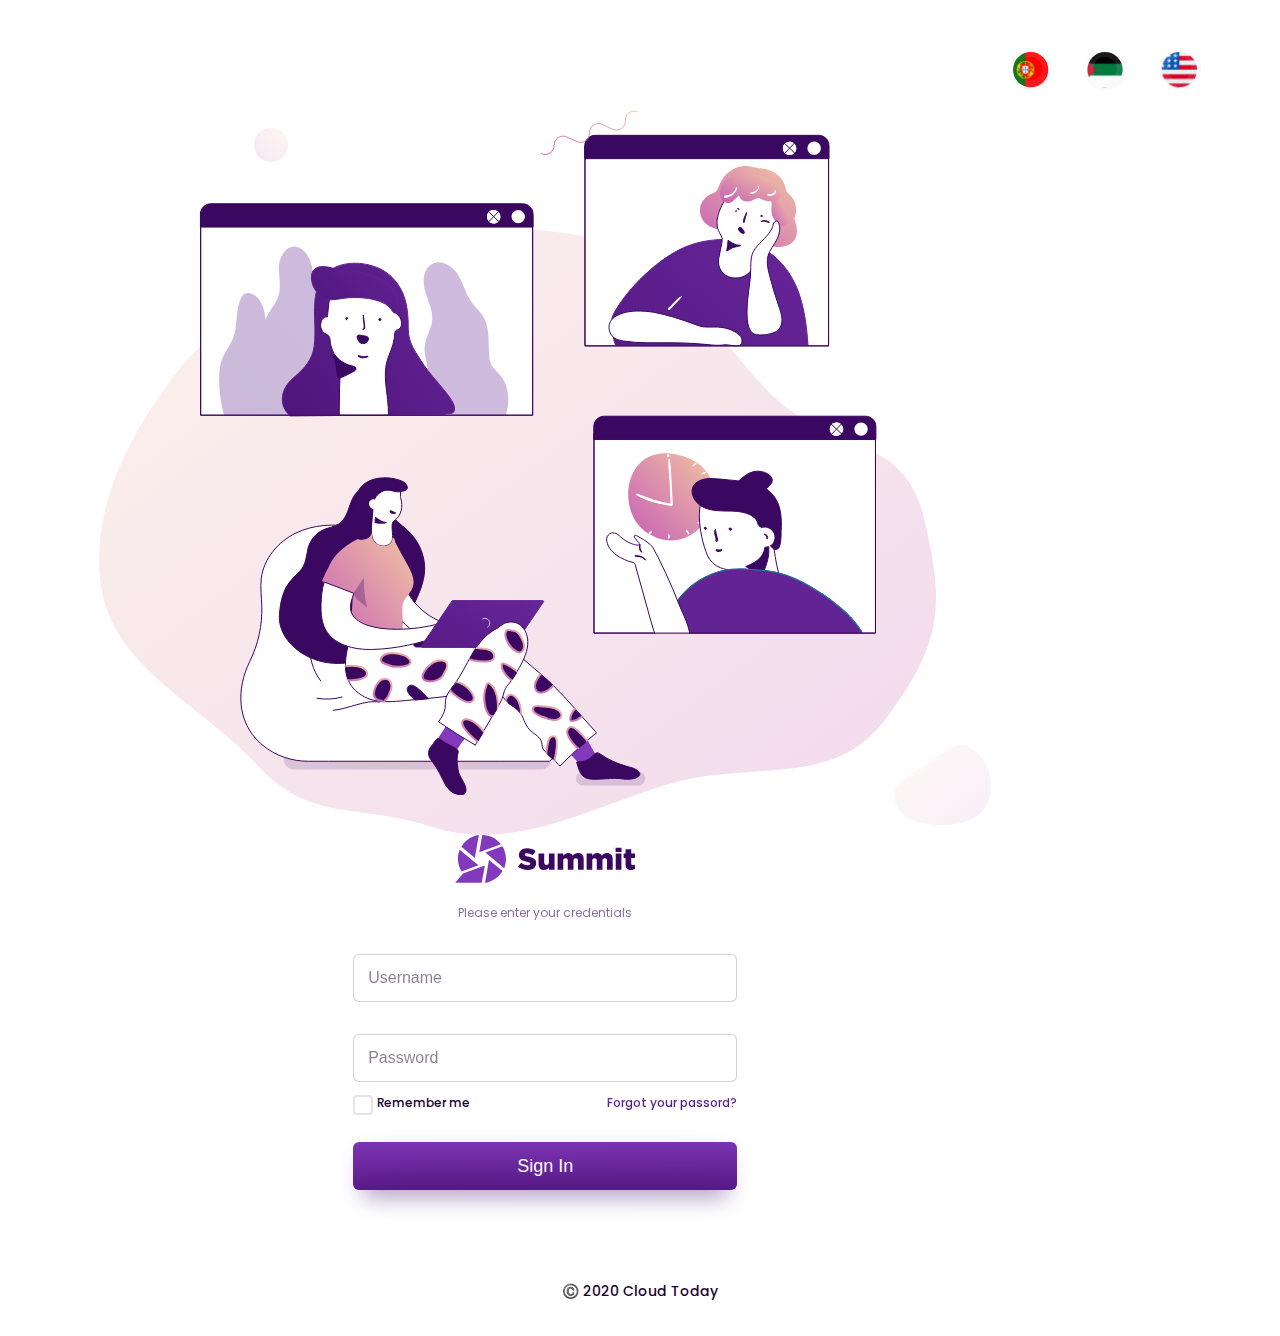
<file: index.html>
<!DOCTYPE html>
<html lang="en">
<head>
	<meta charset="UTF-8">
	<meta name="viewport" content="width=device-width, initial-scale=1.0">
	<meta http-equiv="X-UA-Compatible" content="ie=edge">
	<title>Summit</title>
	<link href="https://fonts.googleapis.com/css2?family=Poppins:wght@400;500;600&display=swap" rel="stylesheet">
	<link rel="stylesheet" href="https://stackpath.bootstrapcdn.com/bootstrap/4.5.0/css/bootstrap.min.css" integrity="sha384-9aIt2nRpC12Uk9gS9baDl411NQApFmC26EwAOH8WgZl5MYYxFfc+NcPb1dKGj7Sk" crossorigin="anonymous">
	<link rel="stylesheet" href="css/style.min.css">
</head>
<body>

<!-- ----------start login header--------- -->
<div class="login__header">
	<ul>
		<li>
			<a href="#">
				<img src="img/lang1.svg" alt="">
			</a>
		</li>
		<li>
			<a href="#">
				<img src="img/lang2.svg" alt="">
			</a>
		</li>
		<li>
			<a href="#">
				<img src="img/lang3.svg" alt="">
			</a>
		</li>
	</ul>
</div>
<!-- ---------------end login header-------------- -->

<!-- ------------------start login content--------------- -->
<div class="login__content">
	<div class="container-fluid">
		<div class="row">
			<div class="col-lg-7">
				<img src="img/login-img.svg" alt="" class="login-image">
			</div>
			<div class="col-lg-5">
				<div class="login__form-wrapper">
					<div class="login__form-header">
						<div class="login__logo">
						<a href="">
							<img src="img/logo.svg" alt="">
						</a>
					</div>
					<div class="login__form-text">
						Please enter your credentials
					</div>
					</div>
					<form action="" class="login__form">
						<div class="input-group">
						<input type="text" placeholder="Username" id="username">
							<label for="username">
								Username
							</label>								
						</div>
						<div class="input-group">
							<input type="password" placeholder="Password" id="password">
								<label for="password">
								Password
							</label>
							
							
							
						</div>
						<div class="login__form-footer">
							<div class="check-box__wrapper">
							
								<input type="checkbox" class="checkbox" id="checkbox" />
<label for="checkbox" class="checkbox-label"></label>
<label for="checkbox" class="checkbox-text-label">Remember me</label>
</div>
							<a href="" class="forgot-password">
								Forgot your passord?
							</a>
						</div>
						<button type="submit" class="button">
							<div>Sign In</div></button>
					
					</form>
					
				</div>
			</div>
		</div>
	</div>
</div>

<!-- --------------------end login content----------------- -->

<!-- -------------start copy------------- -->
<div class="copy">
	©️ 2020 Cloud Today
</div>

<!-- ---------------end copy--------------- -->
	<script src="https://ajax.googleapis.com/ajax/libs/jquery/3.4.1/jquery.min.js"></script>	
	<script src="js/libs.min.js"></script>
	<script src="js/main.js"></script>
</body>
</html>
</file>
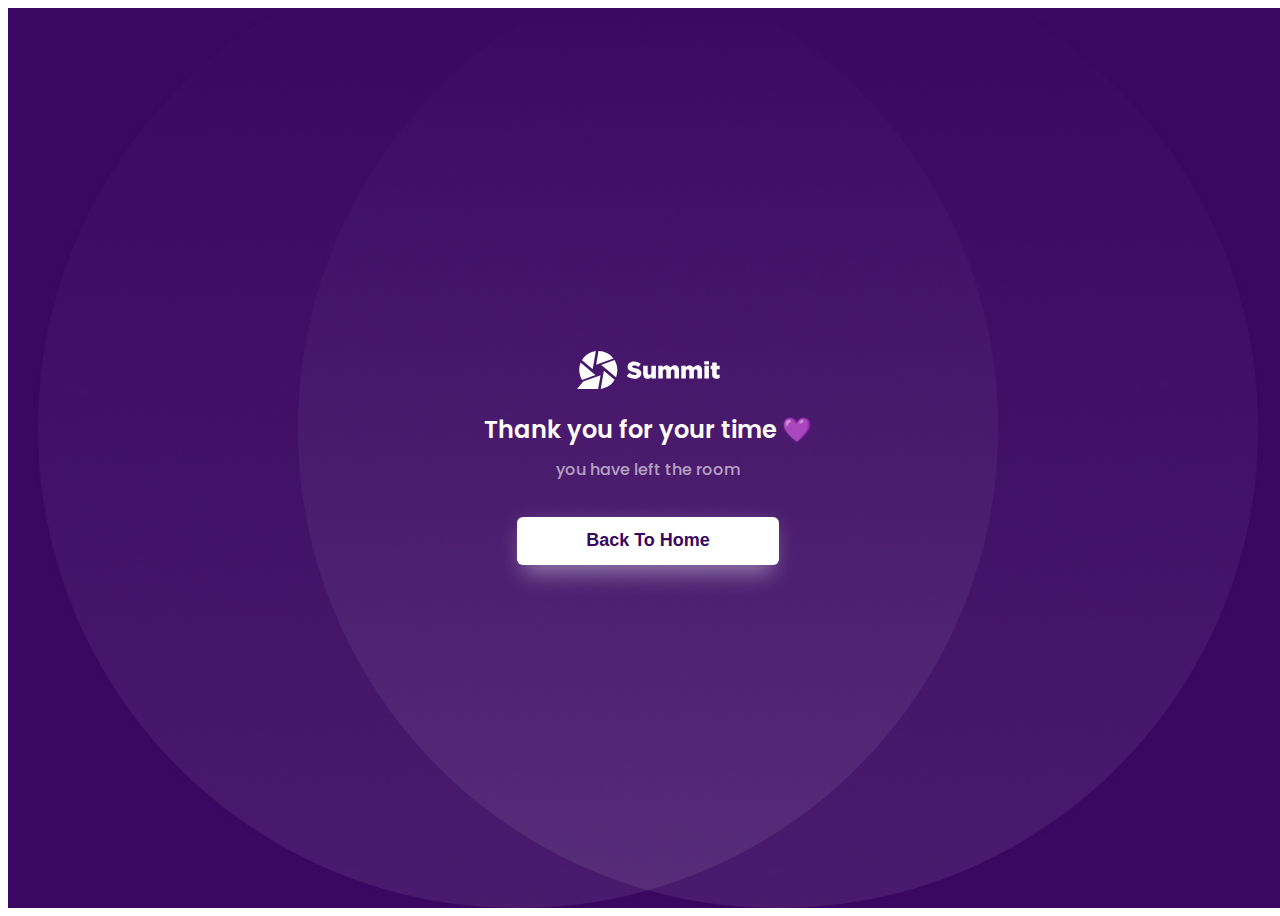
<file: thank-you.html>
<!DOCTYPE html>
<html lang="en">
<head>
	<meta charset="UTF-8">
	<meta name="viewport" content="width=device-width, initial-scale=1.0">
	<meta http-equiv="X-UA-Compatible" content="ie=edge">
	<title>Summit</title>
	<link href="https://fonts.googleapis.com/css2?family=Poppins:wght@400;500;600&display=swap" rel="stylesheet">
	<link rel="stylesheet" href="https://stackpath.bootstrapcdn.com/bootstrap/4.5.0/css/bootstrap.min.css" integrity="sha384-9aIt2nRpC12Uk9gS9baDl411NQApFmC26EwAOH8WgZl5MYYxFfc+NcPb1dKGj7Sk" crossorigin="anonymous">
	<link rel="stylesheet" href="css/style.min.css">
</head>
<body>

<!-- ------------start thank you page-------------- -->
<section class="thank-page">
	<div class="thank__content">
		<div class="thank__logo">
			<a href="">
				<img src="img/logo-white.svg" alt="">
			</a></div>
			<h1>Thank you for your time 💜</h1>
			<div class="thank__text">
				you have left the room
			</div>
			<button class="button button--white">
				<a href="index.html">Back To Home</a>
			</button>
		
	</div>
</section>
<!-- ------------end thank you page-------------- -->

	<script src="https://ajax.googleapis.com/ajax/libs/jquery/3.4.1/jquery.min.js"></script>	
	<script src="js/libs.min.js"></script>
	<script src="js/main.js"></script>
</body>
</html>
</file>
<file: css/style.min.css>
body{font-family:"Poppins",sans-serif;font-weight:500;font-size:14px;color:#1C0230}ul{list-style:none;padding-left:0;margin-bottom:0}label{margin-bottom:0}button,button:focus{outline:none}h1{color:#3A0761;font-size:24px;font-weight:600;margin-bottom:0}h2{font-size:18px;font-weight:500;margin-bottom:6px}h3{font-size:16px}input[type="text"],input[type="password"],input[type="email"],input[type="number"]{border:1px solid rgba(58,7,97,0.2);-webkit-box-sizing:border-box;box-sizing:border-box;border-radius:6px;height:48px;padding-left:14px;font-size:16px;font-weight:500;color:#1C0230}input[type="text"]::-webkit-input-placeholder,input[type="password"]::-webkit-input-placeholder,input[type="email"]::-webkit-input-placeholder,input[type="number"]::-webkit-input-placeholder{color:#1C0230;opacity:0.5;font-weight:400}input[type="text"]::-moz-placeholder,input[type="password"]::-moz-placeholder,input[type="email"]::-moz-placeholder,input[type="number"]::-moz-placeholder{color:#1C0230;opacity:0.5;font-weight:400}input[type="text"]:-ms-input-placeholder,input[type="password"]:-ms-input-placeholder,input[type="email"]:-ms-input-placeholder,input[type="number"]:-ms-input-placeholder{color:#1C0230;opacity:0.5;font-weight:400}input[type="text"]::-ms-input-placeholder,input[type="password"]::-ms-input-placeholder,input[type="email"]::-ms-input-placeholder,input[type="number"]::-ms-input-placeholder{color:#1C0230;opacity:0.5;font-weight:400}input[type="text"]::placeholder,input[type="password"]::placeholder,input[type="email"]::placeholder,input[type="number"]::placeholder{color:#1C0230;opacity:0.5;font-weight:400}.input-group{position:relative}.input-group label{position:absolute;left:14px;-webkit-transform:translateY(-50%);-ms-transform:translateY(-50%);transform:translateY(-50%);padding-left:5px;padding-right:5px;background:#fff;color:#5a1d89;margin-bottom:0;font-size:12px;display:none}.input-group input:focus ~ label,.input-group label:active{display:block}.input-group--namber label{color:rgba(90,29,137,0.3);display:block}.input-group--namber input:focus ~ label,.input-group--namber label:active{color:#5a1d89}input[type=number]::-webkit-inner-spin-button,input[type=number]::-webkit-outer-spin-button{-webkit-appearance:none;-moz-appearance:none;appearance:none;margin:0}input[type=number]{-moz-appearance:textfield}.input-group--namber{position:relative}.input-group--namber svg{fill:rgba(28,2,48,0.4)}.quantity-arrow-plus{position:absolute;top:8px;right:8px;cursor:pointer}.quantity-arrow-minus{position:absolute;bottom:8px;right:8px;cursor:pointer}.quantity-arrow-minus:hover svg,.quantity-arrow-plus:hover svg{fill:#1c0230}input[type="text"]:focus,input[type="password"]:focus,input[type="email"]:focus,input[type="number"]:focus{border:1px solid #5e208e;outline:none}input[type="text"]:focus::-webkit-input-placeholder,input[type="password"]:focus::-webkit-input-placeholder,input[type="email"]:focus::-webkit-input-placeholder,input[type="number"]:focus::-webkit-input-placeholder{opacity:0}input[type="text"]:focus::-moz-placeholder,input[type="password"]:focus::-moz-placeholder,input[type="email"]:focus::-moz-placeholder,input[type="number"]:focus::-moz-placeholder{opacity:0}input[type="text"]:focus:-ms-input-placeholder,input[type="password"]:focus:-ms-input-placeholder,input[type="email"]:focus:-ms-input-placeholder,input[type="number"]:focus:-ms-input-placeholder{opacity:0}input[type="text"]:focus::-ms-input-placeholder,input[type="password"]:focus::-ms-input-placeholder,input[type="email"]:focus::-ms-input-placeholder,input[type="number"]:focus::-ms-input-placeholder{opacity:0}input[type="text"]:focus::placeholder,input[type="password"]:focus::placeholder,input[type="email"]:focus::placeholder,input[type="number"]:focus::placeholder{opacity:0}.login__form input[type="checkbox"]{width:16px}.checkbox{position:absolute;z-index:-1;opacity:0}.checkbox+.checkbox-label{cursor:pointer;position:relative;height:16px;width:16px}.checkbox+.checkbox-label:before{content:'';position:absolute;top:0px;left:0;width:16px;height:16px;border-radius:4px;background:#fff;border:2px solid rgba(91,71,105,0.15);-webkit-transition:.2s;-o-transition:.2s;transition:.2s}.checkbox+.checkbox-label:after{content:url("../img/check-white.svg");position:absolute;top:50%;left:50%;-webkit-transform:translate(-50%, -50%);-ms-transform:translate(-50%, -50%);transform:translate(-50%, -50%);display:none}.checkbox:checked+.checkbox-label:before{background:-o-linear-gradient(271.33deg, #8339BC -10.06%, #3A0761 106.57%);background:linear-gradient(178.67deg, #8339BC -10.06%, #3A0761 106.57%);border:1px solid #5e208e}.checkbox:checked+.checkbox-label:after{display:block}.check-box__wrapper{display:-webkit-box;display:-ms-flexbox;display:flex;-webkit-box-align:center;-ms-flex-align:center;align-items:center}.checkbox-text-label{font-weight:500;font-size:12px;margin-left:8px}.button{height:41px;border:none;background:-o-linear-gradient(270.17deg, #8339BC -10.06%, #3A0761 106.57%);background:linear-gradient(179.83deg, #8339BC -10.06%, #3A0761 106.57%);border-radius:6px;background-size:100% 81px;position:relative;color:#fff;cursor:pointer;font-weight:500;display:-webkit-box;display:-ms-flexbox;display:flex;-webkit-box-pack:center;-ms-flex-pack:center;justify-content:center;-webkit-box-align:center;-ms-flex-align:center;align-items:center;-webkit-transition:all 1s;-o-transition:all 1s;transition:all 1s}.button a{position:relative;color:#fff;text-decoration:none}.button:before{content:'';width:95%;height:95%;position:absolute;background:-o-linear-gradient(270.16deg, #8339BC -10.06%, #3A0761 106.57%);background:linear-gradient(179.84deg, #8339BC -10.06%, #3A0761 106.57%);opacity:0.4;-webkit-filter:blur(11px);filter:blur(11px);border-radius:6px;display:block;left:50%;-webkit-transform:translateX(-50%);-ms-transform:translateX(-50%);transform:translateX(-50%);-webkit-transition:all .5s;-o-transition:all .5s;transition:all .5s;bottom:-8px}.button:hover{background:-o-linear-gradient(270.17deg, #8339BC -10.06%, #8339BC 106.57%);background:linear-gradient(179.83deg, #8339BC -10.06%, #8339BC 106.57%)}.dropdown-menu{background:#fff;-webkit-box-shadow:0px 7px 12px rgba(58,7,97,0.15);box-shadow:0px 7px 12px rgba(58,7,97,0.15);border:none}.dropdown-item{position:relative;font-size:14px;padding-left:19px;padding-right:19px;font-weight:500;color:#3F3356}.dropdown-item:focus,.dropdown-item:hover{background:-o-linear-gradient(270.3deg, #8339BC -10.06%, #3A0761 106.57%);background:linear-gradient(179.7deg, #8339BC -10.06%, #3A0761 106.57%);-webkit-background-clip:text;-webkit-text-fill-color:transparent;font-weight:600;display:inline-block;width:auto}.btn.btn-secondary.dropdown-toggle{background:#fff;-webkit-box-shadow:0px 3px 6px rgba(58,7,97,0.05);box-shadow:0px 3px 6px rgba(58,7,97,0.05);border:none;color:#1C0230;width:156px;text-align:left;padding-left:19px;padding-right:19px;font-weight:500;font-size:14px;position:relative;height:42px;display:-webkit-box;display:-ms-flexbox;display:flex;-webkit-box-align:center;-ms-flex-align:center;align-items:center;border-radius:0;border-top-right-radius:6px;border-bottom-right-radius:6px}.dropdown-toggle::after{content:url("../img/tringle.svg");border:none;position:absolute;right:19px;top:50%;-webkit-transform:translateY(-45%) rotate(180deg);-ms-transform:translateY(-45%) rotate(180deg);transform:translateY(-45%) rotate(180deg)}.btn-secondary:not(:disabled):not(.disabled).active:focus,.btn-secondary:not(:disabled):not(.disabled):active:focus,.show>.btn-secondary.dropdown-toggle:focus{-webkit-box-shadow:0px 3px 6px rgba(58,7,97,0.05);box-shadow:0px 3px 6px rgba(58,7,97,0.05);background:#fff}.dropdown-menu.show{top:7px !important;left:0px !important;min-width:156px;-webkit-box-sizing:border-box;box-sizing:border-box}.dropdown-item:hover:before,.dropdown-item:focus:before{content:url("../img/check.svg");position:absolute;right:0}.dropdown.show .dropdown-toggle::after{-webkit-transform:translateY(-45%) rotate(180deg);-ms-transform:translateY(-45%) rotate(180deg);transform:translateY(-45%) rotate(180deg)}.page-pagination{display:-webkit-box;display:-ms-flexbox;display:flex;-webkit-box-pack:center;-ms-flex-pack:center;justify-content:center;-webkit-box-align:center;-ms-flex-align:center;align-items:center;margin-top:40px;margin-bottom:54px}.page-pagination a{font-size:15px;font-weight:600;color:#3A0761;width:32px;height:32px;border-radius:8px;display:-webkit-box;display:-ms-flexbox;display:flex;-webkit-box-pack:center;-ms-flex-pack:center;justify-content:center;-webkit-box-align:center;-ms-flex-align:center;align-items:center;text-decoration:none;margin:0 4px}.page-pagination a.active{background:#fff}.page-pagination .prev,.page-pagination .next{opacity:0.5}.page-pagination .prev.activ,.page-pagination .next.activ{opacity:1}.login__header{padding-left:3.125vw;padding-right:3.125vw;padding-top:1.979vw;padding-bottom:1vw;display:-webkit-box;display:-ms-flexbox;display:flex;-webkit-box-align:center;-ms-flex-align:center;align-items:center;-webkit-box-pack:end;-ms-flex-pack:end;justify-content:flex-end}.login__header ul{display:-webkit-box;display:-ms-flexbox;display:flex}.login__header ul li{margin-right:30px}.login__content .container-fluid{max-width:85%}.login__content .container-fluid .col-lg-7{display:-webkit-box;display:-ms-flexbox;display:flex;-webkit-box-align:center;-ms-flex-align:center;align-items:center;-webkit-box-pack:center;-ms-flex-pack:center;justify-content:center}.login__form-wrapper{height:100%;display:-webkit-box;display:-ms-flexbox;display:flex;-webkit-box-pack:center;-ms-flex-pack:center;justify-content:center;-webkit-box-orient:vertical;-webkit-box-direction:normal;-ms-flex-direction:column;flex-direction:column;-webkit-box-align:center;-ms-flex-align:center;align-items:center}.login__form-header{text-align:center;width:100%}.login__form-text{color:#3A0761;opacity:0.6;font-size:12px;margin-top:15px;font-weight:400}.input-group{margin-top:32px}.login__form{width:384px}.login__form input{width:100%}.login-image{max-width:100%}.login__form-footer{display:-webkit-box;display:-ms-flexbox;display:flex;-webkit-box-pack:justify;-ms-flex-pack:justify;justify-content:space-between;-webkit-box-align:center;-ms-flex-align:center;align-items:center;margin-top:12px;margin-bottom:30px}.forgot-password{font-size:12px;font-weight:500;background:-o-linear-gradient(270.3deg, #8339BC -10.06%, #3A0761 106.57%);background:linear-gradient(179.7deg, #8339BC -10.06%, #3A0761 106.57%);-webkit-background-clip:text;-webkit-text-fill-color:transparent;position:relative}.forgot-password:after{content:'';height:0.5px;width:100%;display:block;bottom:3px;position:absolute;background:-o-linear-gradient(270.3deg, #8339BC -10.06%, #3A0761 106.57%);background:linear-gradient(179.7deg, #8339BC -10.06%, #3A0761 106.57%)}form .button{width:100%;height:48px;font-size:18px}form .button div{position:relative}.copy{text-align:center;padding-top:7.083vw;padding-bottom:2.083vw}.header{padding:20px 0;background:#fff;margin-bottom:22px;border-bottom-left-radius:8px;border-bottom-right-radius:8px}.header .container-fluid{max-width:95%;display:-webkit-box;display:-ms-flexbox;display:flex;-webkit-box-pack:justify;-ms-flex-pack:justify;justify-content:space-between;-webkit-box-align:center;-ms-flex-align:center;align-items:center}.header .logo{margin-left:15px}.header__right{display:-webkit-box;display:-ms-flexbox;display:flex;-webkit-box-align:center;-ms-flex-align:center;align-items:center}.header__right .dd-select{border:none;background:transparent;width:47px !important}.header__right #lang__dropdown{width:47px !important}.header__right .dd-selected{padding:0 !important}.header__right .dd-select{background:transparent !important}.header__right .dd-option{padding-left:0;border-bottom:none;padding-bottom:0}.header__right .dd-options{width:47px !important;border:none;-webkit-box-shadow:none;box-shadow:none;background:transparent}.header__right .dd-option.dd-option-selected,.header__right .dd-option:hover{background:transparent}.header__right .dd-pointer-down{border:none !important;position:absolute;top:2px}.header__right .dd-pointer-up{top:8px}.header__right .dd-pointer-down:before{content:url("../img/down.svg")}.header__right .dd-pointer.dd-pointer-up{border:none !important}.header__right .dd-pointer-up:before{content:url("../img/up.svg")}.user-dropdown{display:-webkit-box;display:-ms-flexbox;display:flex;-webkit-box-align:center;-ms-flex-align:center;align-items:center;margin-left:25px;cursor:pointer;position:relative}.user-dropdown__name{text-align:right;color:#3F3356}.user-dropdown__photo{margin-left:12px;margin-right:12px}.user-dropdown__btn{width:16px;height:16px;position:relative;cursor:pointer}.user-dropdown__btn:after{content:url("../img/down.svg");position:absolute;top:50%;left:50%;-webkit-transform:translate(-50%, -50%);-ms-transform:translate(-50%, -50%);transform:translate(-50%, -50%)}.user-dropdown.active .user-dropdown__btn:after{content:url("../img/up.svg")}.user-dropdown__content{position:absolute;top:110%;left:0;background:#FFFFFF;-webkit-box-shadow:0px 7px 12px rgba(58,7,97,0.15);box-shadow:0px 7px 12px rgba(58,7,97,0.15);border-radius:6px;width:100%;padding:17px;padding-bottom:5px;-webkit-box-sizing:border-box;box-sizing:border-box;text-align:right;display:none}.user-dropdown__content a{display:block;margin-bottom:16px;color:#3F3356}.user-dropdown.active .user-dropdown__content{display:block}.dashboard{background:#F5F6F8}.dashboard-content .container-fluid{max-width:95%}.tabs{display:-webkit-box;display:-ms-flexbox;display:flex;margin-bottom:39px}.tab{margin-left:30px;cursor:pointer;opacity:0.5}.tab img{margin-right:8px}.tab.active{opacity:1}.tab_item{display:none}.tab_item:first-child{display:block}.user-list-header{background:#fff;-webkit-box-shadow:0px 5px 18px rgba(20,25,67,0.14);box-shadow:0px 5px 18px rgba(20,25,67,0.14);border-top-left-radius:14px;border-top-right-radius:14px;display:-webkit-box;display:-ms-flexbox;display:flex;-webkit-box-pack:justify;-ms-flex-pack:justify;justify-content:space-between}.user-list-header__right{padding-right:50px;height:100%;display:-webkit-box;display:-ms-flexbox;display:flex;-webkit-box-align:center;-ms-flex-align:center;align-items:center;-ms-flex-item-align:center;align-self:center}.user-list-header__right .button{width:233px}.user-list-header__right .button img{margin-right:8px}.user-list-header__left{padding-top:30px}.title-search-wrapper{padding-left:40px;display:-webkit-box;display:-ms-flexbox;display:flex;-webkit-box-align:center;-ms-flex-align:center;align-items:center;margin-bottom:25px}.search-wrapper{margin-left:20px;width:527px}.search-wrapper .input-group{margin-top:0}.search-wrapper input{height:42px;border:none;background:url("../img/search.svg");background-color:#F5F6F8;background-repeat:no-repeat;background-position:15px 13px;font-size:12px;font-weight:500;padding-left:35px}.search-wrapper input::-webkit-input-placeholder{color:#334D6E;opacity:0.2}.search-wrapper input::-moz-placeholder{color:#334D6E;opacity:0.2}.search-wrapper input:-ms-input-placeholder{color:#334D6E;opacity:0.2}.search-wrapper input::-ms-input-placeholder{color:#334D6E;opacity:0.2}.search-wrapper input::placeholder{color:#334D6E;opacity:0.2}.search-wrapper input:focus::-webkit-input-placeholder{opacity:0}.search-wrapper input:focus::-moz-placeholder{opacity:0}.search-wrapper input:focus:-ms-input-placeholder{opacity:0}.search-wrapper input:focus::-ms-input-placeholder{opacity:0}.search-wrapper input:focus::placeholder{opacity:0}.search-wrapper input:focus{padding-left:15px}.search-wrapper input[type="text"]:focus,.search-wrapper input[type="password"]:focus,.search-wrapper input[type="email"]:focus{-webkit-box-shadow:none;box-shadow:none;border:none;background:#F5F6F8}.user-tabs{display:-webkit-box;display:-ms-flexbox;display:flex}.user-tab{width:133px;text-align:center;position:relative;padding-bottom:12px;cursor:pointer;color:rgba(58,7,97,0.6)}.user-tab.active{background:-o-linear-gradient(270.3deg, #8339BC -10.06%, #3A0761 106.57%);background:linear-gradient(179.7deg, #8339BC -10.06%, #3A0761 106.57%);-webkit-background-clip:text;-webkit-text-fill-color:transparent;font-weight:600}.user-tab.active:before{content:'';background:-o-linear-gradient(307.62deg, #8339BC -10.06%, #3A0761 106.57%);background:linear-gradient(142.38deg, #8339BC -10.06%, #3A0761 106.57%);width:100%;height:4px;position:absolute;left:0;bottom:0;border-top-left-radius:4px;border-top-right-radius:4px}.user-list-header{position:relative}.user-list-header__right{position:absolute;right:0;top:0}.user-list{background:#fff;-webkit-box-shadow:0px 0px 20px rgba(20,25,67,0.08);box-shadow:0px 0px 20px rgba(20,25,67,0.08);border-bottom-left-radius:12px;border-bottom-right-radius:12px;padding-top:17px}.user-list .row{padding-left:25px;padding-right:25px;padding-top:20px;padding-bottom:20px;border-bottom:1px solid #EBEFF2;display:-webkit-box;display:-ms-flexbox;display:flex;-webkit-box-align:center;-ms-flex-align:center;align-items:center;max-width:100%;margin-left:0;margin-right:0;position:relative}.user-list .row .col-1{display:-webkit-box;display:-ms-flexbox;display:flex;-webkit-box-pack:end;-ms-flex-pack:end;justify-content:flex-end;cursor:pointer}.user-list .row .col-1 img,.user-list .row .col-1 svg{margin-right:10px;cursor:pointer}.user-list .row .col-1:hover .delete-hover{display:block}.user-list .row .col-1:hover .delete{display:none}.user-list .row:hover:before{content:'';background:-o-linear-gradient(307.62deg, #8339BC -10.06%, #3A0761 106.57%);background:linear-gradient(142.38deg, #8339BC -10.06%, #3A0761 106.57%);width:4px;height:100%;position:absolute;left:0;top:0;border-top-right-radius:4px;border-bottom-right-radius:4px}.user-list .row:hover{background:#faf8fc}.user-list .user-list__row{border-bottom:none;color:#8D8097;font-size:13px}.user-list .user-list__row img{margin-left:7px}.user-info{display:-webkit-box;display:-ms-flexbox;display:flex;-webkit-box-align:center;-ms-flex-align:center;align-items:center}.user-info img{width:36px;height:36px;margin-right:12px}.user-info__name{font-size:16px}.user-info__mail{color:#8D8097;font-size:12px}.delete{cursor:pointer}.delete-hover{display:none}.user-tab_item{display:none}.user-tab_item:nth-child(2){display:block}.dashboard-tab .container-fluid{max-width:1100px}.dashboard-item{background:#FFFFFF;-webkit-box-shadow:0px 0px 20px rgba(20,25,67,0.05);box-shadow:0px 0px 20px rgba(20,25,67,0.05);border-radius:12px;height:100%;display:-webkit-box;display:-ms-flexbox;display:flex;padding:24px}.dasboard-item-content{margin-left:19px;width:100%}.progress{width:100%;height:4px;border-radius:12px;background:-o-linear-gradient(272.09deg, rgba(125,53,180,0.2) -174.17%, rgba(131,57,188,0.2) -174.12%, rgba(58,7,97,0.2) 286.51%);background:linear-gradient(177.91deg, rgba(125,53,180,0.2) -174.17%, rgba(131,57,188,0.2) -174.12%, rgba(58,7,97,0.2) 286.51%)}.progress-bar{background:-o-linear-gradient(277.02deg, #7D35B4 -174.17%, #8339BC -174.12%, #3A0761 286.51%);background:linear-gradient(172.98deg, #7D35B4 -174.17%, #8339BC -174.12%, #3A0761 286.51%);-webkit-box-shadow:0px 0px 20px rgba(20,25,67,0.05);box-shadow:0px 0px 20px rgba(20,25,67,0.05);border-radius:12px}.progress-bar__value{font-size:16px;display:-webkit-box;display:-ms-flexbox;display:flex;-webkit-box-align:center;-ms-flex-align:center;align-items:center;margin-bottom:8px}.progress-bar__value span{color:#3A0761;font-size:24px;font-weight:600;margin-right:4px}.progress--green{background:-o-linear-gradient(80.18deg, rgba(171,255,179,0.2) -105.08%, rgba(76,189,128,0.2) 125.38%);background:linear-gradient(9.82deg, rgba(171,255,179,0.2) -105.08%, rgba(76,189,128,0.2) 125.38%)}.progress--green .progress-bar{-webkit-box-shadow:0px 3px 6px rgba(108,212,146,0.3);box-shadow:0px 3px 6px rgba(108,212,146,0.3);background:-o-linear-gradient(59.67deg, #ABFFB3 -105.08%, #4CBD80 125.38%);background:linear-gradient(30.33deg, #ABFFB3 -105.08%, #4CBD80 125.38%);border-radius:22px}.progress--pink{background:-o-linear-gradient(271.21deg, rgba(255,222,158,0.2) -26.55%, rgba(189,76,185,0.2) 118.65%);background:linear-gradient(178.79deg, rgba(255,222,158,0.2) -26.55%, rgba(189,76,185,0.2) 118.65%)}.progress--pink .progress-bar{background:-o-linear-gradient(274.06deg, #FFDE9E -26.55%, #BD4CB9 118.65%);background:linear-gradient(175.94deg, #FFDE9E -26.55%, #BD4CB9 118.65%);border-radius:22px}.dashboard-header{margin-top:18px}.dashboard-header{padding-top:32px;padding-left:40px;padding-right:48px}.dashboard-header h1{margin-bottom:18px}.dashboard-header .input-group{margin-top:0px}.dashboard-header .button{width:261px}.dashboard-header__row{display:-webkit-box;display:-ms-flexbox;display:flex;-webkit-box-pack:justify;-ms-flex-pack:justify;justify-content:space-between;width:100%}.dashboard-header__wrapper{width:100%}.dashboard-header__wrapper .button img{margin-right:8px}.dashboard-header__input-wrapper{display:-webkit-box;display:-ms-flexbox;display:flex}.dashboard-header__input-wrapper .dropdown{margin-left:28px}.dashboard-header__input-wrapper .dropdown .btn.btn-secondary.dropdown-toggle{border-radius:6px}.dashboard-header__input-wrapper .btn.btn-secondary.dropdown-toggle,.dashboard-header__input-wrapper .dropdown-menu.show{width:213px}.dashboard-header__input-wrapper .dropdown-menu.show{left:0 !important}.dashboard-header__input-wrapper input{width:400px}.view-more{margin:12px auto;margin-top:40px;text-align:center;cursor:pointer;color:#8D8097;font-size:12px}.view-more img{margin-left:6px}.view-more .more{display:inline-block}.view-more .less{display:none}.view-more.active img{-webkit-transform:rotate(180deg);-ms-transform:rotate(180deg);transform:rotate(180deg)}.view-more.active .less{display:inline-block}.view-more.active .more{display:none}.dashboard-header__row--hidden{margin-top:28px}.dashboard-header__row--hidden input[type="number"]{width:120px}.input-group--namber{margin-left:28px}.hidden-row{display:-webkit-box;display:-ms-flexbox;display:flex}.hidden-row .check-box__wrapper{margin-left:28px}.hidden-row .check-box__wrapper .checkbox-text-label{font-size:16px;color:#000}.dashboard-header__row--hidden{display:none}.dashboard-content-wrapper{background:#fff;-webkit-box-shadow:0px 0px 20px rgba(20,25,67,0.08);box-shadow:0px 0px 20px rgba(20,25,67,0.08);border-bottom-left-radius:12px;border-bottom-right-radius:12px;padding-left:40px;padding-right:40px;padding-bottom:40px;margin-bottom:30px}.dashboard-content__item{width:100%;display:-webkit-box;display:-ms-flexbox;display:flex;-webkit-box-pack:justify;-ms-flex-pack:justify;justify-content:space-between;border-bottom:1px solid #EBEFF2;padding-top:18px;padding-bottom:18px}.dashboard-content__item:last-child{border-bottom:none}.chat-type{display:-webkit-box;display:-ms-flexbox;display:flex;-webkit-box-align:center;-ms-flex-align:center;align-items:center}.chat-type_btn{width:97px;height:28px;background:-o-linear-gradient(297.27deg, rgba(125,53,180,0.1) -174.17%, rgba(131,57,188,0.1) -174.12%, rgba(58,7,97,0.1) 286.51%);background:linear-gradient(152.73deg, rgba(125,53,180,0.1) -174.17%, rgba(131,57,188,0.1) -174.12%, rgba(58,7,97,0.1) 286.51%);border-radius:6px;display:-webkit-box;display:-ms-flexbox;display:flex;-webkit-box-align:center;-ms-flex-align:center;align-items:center;-webkit-box-pack:center;-ms-flex-pack:center;justify-content:center;margin-right:16px}.chat-type_btn span{font-size:12px;font-weight:600;background:-o-linear-gradient(296.38deg, #7D35B4 -174.17%, #8339BC -174.12%, #3A0761 286.51%);background:linear-gradient(153.62deg, #7D35B4 -174.17%, #8339BC -174.12%, #3A0761 286.51%);-webkit-background-clip:text;-webkit-text-fill-color:transparent}.chat-type_btn--pink{background:-o-linear-gradient(286.61deg, rgba(255,222,158,0.1) -26.55%, rgba(189,76,185,0.1) 118.65%);background:linear-gradient(163.39deg, rgba(255,222,158,0.1) -26.55%, rgba(189,76,185,0.1) 118.65%)}.chat-type_btn--pink span{background:-o-linear-gradient(291.31deg, #FFDE9E -26.55%, #BD4CB9 118.65%);background:linear-gradient(158.69deg, #FFDE9E -26.55%, #BD4CB9 118.65%);-webkit-background-clip:text;-webkit-text-fill-color:transparent}.time{font-size:12px}.author{font-size:12px;color:#8D8097;margin-top:8px}.dashboard-content__item-right{text-align:right}.chat-type_icon img{margin-right:12px}.chat-type_btn--green{background:-o-linear-gradient(22.21deg, rgba(171,255,179,0.1) -105.08%, rgba(76,189,128,0.1) 125.38%);background:linear-gradient(67.79deg, rgba(171,255,179,0.1) -105.08%, rgba(76,189,128,0.1) 125.38%)}.chat-type_btn--green span{background:-o-linear-gradient(14.22deg, #ABFFB3 -105.08%, #4CBD80 125.38%);background:linear-gradient(75.78deg, #ABFFB3 -105.08%, #4CBD80 125.38%);-webkit-background-clip:text;-webkit-text-fill-color:transparent}.thank-page{height:100vh;width:100vw;display:-webkit-box;display:-ms-flexbox;display:flex;-webkit-box-pack:center;-ms-flex-pack:center;justify-content:center;-webkit-box-align:center;-ms-flex-align:center;align-items:center;background:url("../img/thank-you-bg.jpg");background-size:cover;background-position:center;background-repeat:no-repeat;text-align:center}.thank-page .button{margin:0 auto}.thank-page h1{color:#fff}.thank__logo{margin-bottom:13px}.thank__text{font-size:16px;color:rgba(255,255,255,0.6);margin-bottom:35px;margin-top:10px}.button--white{background:#fff;width:262px;height:48px}.button--white a{color:#3A0761;font-size:18px;font-weight:600}.button--white:before{background:#FFFFFF;opacity:0.4}.button--white:hover a{color:#fff}.button--white:before{background:#FFFFFF;opacity:0.4}.button--white:hover:before{background:#FFFFFF;opacity:0.1}.room-page{min-height:100vh;background:#25053E;padding:33px}.chat-header{color:#fff;display:-webkit-box;display:-ms-flexbox;display:flex;-webkit-box-pack:justify;-ms-flex-pack:justify;justify-content:space-between}.chat-header .logo{margin-right:47px}.purple-button{background:rgba(255,255,255,0.3);border-radius:8px;border:none;color:#fff;height:45px;padding:0 20px;display:-webkit-box;display:-ms-flexbox;display:flex;-webkit-box-align:center;-ms-flex-align:center;align-items:center;-webkit-box-pack:center;-ms-flex-pack:center;justify-content:center}.purple-button img{margin-left:13px}.purple-button:hover{background:rgba(255,255,255,0.6)}.chat-header__left,.chat-header__right{display:-webkit-box;display:-ms-flexbox;display:flex;-webkit-box-align:center;-ms-flex-align:center;align-items:center}.chat-header-text{font-size:12px;margin-left:18px}.video{max-width:100%;margin-top:20px;border-radius:10px;position:relative}.video .video__screen{width:100%;border-radius:10px}.video__status{position:absolute;top:23px;left:27px;display:-webkit-box;display:-ms-flexbox;display:flex;background:rgba(0,0,0,0.6);border-radius:3px;padding:4px 7px;font-size:16px;color:#fff}.video__status img{margin-right:7px}.screen-sm{position:absolute;top:8px;right:6px;border-radius:6px;background:rgba(255,255,255,0.5);background-image:url("../img/room-video-s.jpg");background-position:center center;background-size:cover;width:223px;height:161px}.screen-sm img{border-radius:6px}.screen-sm .video__status{top:6px;left:7px}.video__footer{position:absolute;display:-webkit-box;display:-ms-flexbox;display:flex;-webkit-box-pack:justify;-ms-flex-pack:justify;justify-content:space-between;-webkit-box-align:center;-ms-flex-align:center;align-items:center;color:#fff;bottom:0;padding-left:20px;padding-right:20px;padding-bottom:18px;width:100%;left:0}.video__icon-wrapper{width:48px;height:48px;border-radius:8px;background:rgba(255,255,255,0.6);display:-webkit-box;display:-ms-flexbox;display:flex;-webkit-box-pack:center;-ms-flex-pack:center;justify-content:center;-webkit-box-align:center;-ms-flex-align:center;align-items:center;margin:0 4px;cursor:pointer}.video__icon--audio{position:relative;background:#0EB61E}.video__icon--audio .mic-no-active{display:none}.video__icon--audio .mic-active{display:block}.video__icon--audio svg{width:24px;height:24px;fill:#fff}.video__icon--audio .audio-prompt{display:none;position:absolute}.video__icon--audio.active{background:#F82047}.video__icon--audio.active svg{fill:#fff}.video__icon--audio.active .audio-prompt{display:block;background:#F82047;width:55px;height:23px;font-size:10px;font-weight:600;display:-webkit-box;display:-ms-flexbox;display:flex;-webkit-box-pack:center;-ms-flex-pack:center;justify-content:center;-webkit-box-align:center;-ms-flex-align:center;align-items:center;border-radius:4px;top:-4px;-webkit-transform:translateY(-100%);-ms-transform:translateY(-100%);transform:translateY(-100%)}.video__icon--audio.active .mic-no-active{display:block}.video__icon--audio.active .mic-active{display:none}.video-footer__item{display:-webkit-box;display:-ms-flexbox;display:flex}.video__icon--video{background:#F82047}.video__icon--video .video-on{display:none}.video__icon--video .video-off{display:block}.video__icon--video.active{background:#0EB61E}.video__icon--video.active .video-off{display:none}.video__icon--video.active .video-on{display:block}.video__icon-wrapper--structure .display1{display:block}.video__icon-wrapper--structure .display2{display:none}.video__icon-wrapper--structure.active .display2{display:block}.video__icon-wrapper--structure.active .display1{display:none}.video__icon-wrapper--chart .chart-no-active{display:block}.video__icon-wrapper--chart .chart-active{display:none}.video__icon-wrapper--chart.active{background:#fff}.video__icon-wrapper--chart.active .chart-no-active{display:none}.video__icon-wrapper--chart.active .chart-active{display:block}.chart-content{background:#fff;border-radius:12px;height:100%;overflow:hidden}.chart-wrapper{width:0;-webkit-transition:all 0.5s;-o-transition:all 0.5s;transition:all 0.5s;margin-top:20px}.chart-wrapper .chart-content{display:none}.room-content{display:-webkit-box;display:-ms-flexbox;display:flex}.room-content.active .chart-wrapper{width:434px;min-width:434px;padding-left:30px}.room-content.active .chart-wrapper .chart-content{display:block}.video{width:100%;height:90vh;background:rgba(255,255,255,0.5);background-image:url("../img/room-video.jpg");background-position:center;background-size:cover}.video2{background-image:url("../img/room-video2.jpg")}.chart-tabs{display:-webkit-box;display:-ms-flexbox;display:flex;padding-top:23px;border-bottom:1px solid #e5e5e5}.chart-tab{color:rgba(5,14,62,0.6);font-size:24px;font-weight:600;padding-left:29px;padding-right:29px;padding-bottom:18px;text-align:center;position:relative;cursor:pointer}.chart-tab.active{background:-o-linear-gradient(281.29deg, #8339BC -28.74%, #3A0761 89.99%);background:linear-gradient(168.71deg, #8339BC -28.74%, #3A0761 89.99%);-webkit-background-clip:text;-webkit-text-fill-color:transparent}.chart-tab.active:before{content:'';position:absolute;width:100%;height:4px;bottom:0;left:0;background:-o-linear-gradient(311.37deg, #8339BC -10.06%, #3A0761 106.57%);background:linear-gradient(138.63deg, #8339BC -10.06%, #3A0761 106.57%);-webkit-box-shadow:2px 2px 4px rgba(78,10,130,0.39);box-shadow:2px 2px 4px rgba(78,10,130,0.39);display:block;border-top-left-radius:8px;border-top-right-radius:8px}.chart-tab_item{display:none;height:100%;overflow-y:auto;position:relative}.chart-content{padding-bottom:90px;position:relative}.chart-msg-wrapper{position:absolute;bottom:0;width:100%;height:65px;border-top:1px solid #e5e5e5}.chart-msg-wrapper input{width:100%;height:100%;font-size:14px;padding-left:23px;padding-right:90px;border:none}.chart-msg-wrapper input:focus{border:none}.chart-msg-wrapper .smiles{position:absolute;right:61px;top:50%;-webkit-transform:translateY(-50%);-ms-transform:translateY(-50%);transform:translateY(-50%);cursor:pointer}.chart-msg-wrapper .send{position:absolute;right:20px;top:50%;-webkit-transform:translateY(-50%);-ms-transform:translateY(-50%);transform:translateY(-50%);cursor:pointer}.chart-tab_item:nth-child(2){display:block}.chart-massage{display:-webkit-box;display:-ms-flexbox;display:flex}.chart-tab_item{padding:0px 20px 30px 20px}.chart-massage__avatar{margin-right:6px}.chart-massage__name{margin-bottom:6px}.chart-massage__text{font-size:16px;background:rgba(0,0,0,0.1);border-radius:20px;padding:10px;margin-bottom:2px;display:inline-block}.chart-massage__date{padding-left:10px}.chart-massage{margin-top:18px}.chart-massage:first-child{margin-top:40px}.chart-massage--right{text-align:right;width:100%;display:-webkit-box;display:-ms-flexbox;display:flex;-webkit-box-pack:end;-ms-flex-pack:end;justify-content:flex-end}.chart-massage--right .chart-massage__avatar{margin-right:0px;margin-left:6px}.chart-massage--right .chart-massage__text{background:-o-linear-gradient(297.36deg, #8339BC -28.74%, #3A0761 89.99%);background:linear-gradient(152.64deg, #8339BC -28.74%, #3A0761 89.99%);color:#fff}.participants{position:absolute;background:red;top:18px;right:18px;width:189px;background:rgba(255,255,255,0.6);border-radius:8px;padding:18px 15px 15px 15px;height:95%}.participants-wrapper{max-height:76vh;overflow-y:auto}.participants__header{display:-webkit-box;display:-ms-flexbox;display:flex;font-size:12px;color:rgba(0,0,0,0.6);padding-bottom:12px}.participants__header .participants__value{margin-left:8px;color:rgba(0,0,0,0.3)}.participants__item{width:160px;height:103px;border-radius:6px;margin-bottom:18px;position:relative;cursor:pointer;background:rgba(0,0,0,0.6);display:-webkit-box;display:-ms-flexbox;display:flex;-webkit-box-pack:center;-ms-flex-pack:center;justify-content:center;-webkit-box-align:center;-ms-flex-align:center;align-items:center}.participants__item .pin{top:5px;right:5px;position:absolute;cursor:pointer}.participants__item .video__status{top:100%;-webkit-transform:translateY(-115%);-ms-transform:translateY(-115%);transform:translateY(-115%);left:5px;height:25px;display:-webkit-box;display:-ms-flexbox;display:flex;-webkit-box-align:center;-ms-flex-align:center;align-items:center;font-size:12px}.participants__item--choosen{border:2px solid #72D922;border-radius:6px}.participants__item--video-off{background:rgba(0,0,0,0.6)}.participants__item--me .me{position:absolute;left:5px;bottom:4.5px}.participants__item--me .video__status{left:32px}.initials{font-size:24px;color:#fff;font-weight:400}.participants-wrapper::-webkit-scrollbar{width:0}.participants-wrapper{-ms-overflow-style:none}.chart-tab_item{overflow:-moz-scrollbars-none}.chart-tab_item::-webkit-scrollbar{width:0}.chart-tab_item{-ms-overflow-style:none}.chart-tab_item{padding-bottom:90px}.participants-wrapper{overflow:-moz-scrollbars-none}.participants{z-index:11}.participants .bottom-btn{position:absolute;bottom:15px;left:50%;-webkit-transform:translateX(-50%);-ms-transform:translateX(-50%);transform:translateX(-50%);cursor:pointer}.participants .bottom-btn img{cursor:pointer}.video2 .video__footer{padding-right:227px}.participations-hover{background:rgba(0,0,0,0.7);position:absolute;height:100%;width:100%;border-radius:6px;display:-webkit-box;display:-ms-flexbox;display:flex;-webkit-box-pack:center;-ms-flex-pack:center;justify-content:center;-webkit-box-align:center;-ms-flex-align:center;align-items:center;display:none}.participations__icon-wrap{height:36px;width:36px;border-radius:6px;background:rgba(255,255,255,0.76);margin:0 4.5px;display:-webkit-box;display:-ms-flexbox;display:flex;-webkit-box-pack:center;-ms-flex-pack:center;justify-content:center;-webkit-box-align:center;-ms-flex-align:center;align-items:center;cursor:pointer}.participations__icon-wrap svg{fill:rgba(0,0,0,0.6)}.participations__icon-wrap:hover{background:#fff}.participations__icon-wrap:hover svg{fill:#25053E}.participants__item:hover .participations-hover{display:-webkit-box;display:-ms-flexbox;display:flex}.video__icon-wrapper--chart{position:relative}.video__icon-wrapper--chart .chart-notic{color:#000;position:absolute;right:-16px;background:#fff;border-radius:10px;padding:11px;-webkit-transform:translateX(100%);-ms-transform:translateX(100%);transform:translateX(100%);display:-webkit-box;display:-ms-flexbox;display:flex;min-width:208px;-webkit-box-align:center;-ms-flex-align:center;align-items:center}.video__icon-wrapper--chart .notic-name{font-size:12px}.video__icon-wrapper--chart .notic__content{margin-left:9px}.video__icon-wrapper--chart .notic-avatar img{width:26px}.classroom{display:-webkit-box;display:-ms-flexbox;display:flex;-ms-flex-wrap:wrap;flex-wrap:wrap;-webkit-box-pack:justify;-ms-flex-pack:justify;justify-content:space-between;width:100%;margin-top:18px;position:relative;padding-bottom:90px}.classroom-item{background:rgba(255,255,255,0.5);width:calc(25% - 7px);height:17vw;margin-bottom:19px;border-radius:12px;position:relative}.classroom-item .video__status{top:100%;-webkit-transform:translateY(-130%);-ms-transform:translateY(-130%);transform:translateY(-130%);left:10px;font-size:12px}.classroom-item .participations__icon-wrap{height:48px;width:48px;margin:0 6px}.classroom-item.classroom-item--me .me{position:absolute;left:10px;top:100%;-webkit-transform:translateY(-136%);-ms-transform:translateY(-136%);transform:translateY(-136%)}.classroom-item.classroom-item--me .video__status{left:36px}.classroom-item:hover .participations-hover{display:-webkit-box;display:-ms-flexbox;display:flex}.chart-wrapper{max-height:90vh}.chart-wrapper__ps-list-wrapper{display:-webkit-box;display:-ms-flexbox;display:flex;-webkit-box-align:center;-ms-flex-align:center;align-items:center;border-bottom:1px solid #C4C4C4;padding:15px 0;margin-bottom:30px}.chart-wrapper__ps-value{color:rgba(0,0,0,0.3);font-size:14px;font-weight:400;-webkit-transform:translateX(-30px);-ms-transform:translateX(-30px);transform:translateX(-30px);position:relative;z-index:3}.chart-wrapper__ps-arrow{margin-left:0px;cursor:pointer;position:relative;z-index:3;-webkit-transform:translateX(-10px);-ms-transform:translateX(-10px);transform:translateX(-10px)}.chart-wrapper__ps-list{display:-webkit-box;display:-ms-flexbox;display:flex;-webkit-box-orient:horizontal;-webkit-box-direction:reverse;-ms-flex-direction:row-reverse;flex-direction:row-reverse;position:relative}.chart-wrapper__ps-list img{border-radius:50%;position:relative;width:28px;height:28px;border:2px solid #fff;position:relative;z-index:1}.chart-wrapper__ps-list img:last-child{-webkit-transform:translateX(0);-ms-transform:translateX(0);transform:translateX(0)}.user2{-webkit-transform:translateX(-40%);-ms-transform:translateX(-40%);transform:translateX(-40%)}.user3{-webkit-transform:translateX(-80%);-ms-transform:translateX(-80%);transform:translateX(-80%)}.user4{-webkit-transform:translateX(-120%);-ms-transform:translateX(-120%);transform:translateX(-120%)}.user5{-webkit-transform:translateX(-160%);-ms-transform:translateX(-160%);transform:translateX(-160%)}.chart-wrapper__ps-list:before{content:'';position:absolute;top:0;left:0;background:-webkit-gradient(linear, left top, right top, from(transparent), to(#fff));background:-o-linear-gradient(left, transparent, #fff);background:linear-gradient(90deg, transparent, #fff);width:100%;height:100%;z-index:2}.chart-massage:last-child{margin-bottom:90px}@media only screen and (max-width: 1200px){.login__header{padding-bottom:30px;padding-top:20px}.dashboard-tab .container-fluid{max-width:100%}.dasboard-item-content{margin-left:10px}.dashboard-item{padding:15px}h2{font-size:16px}.dashboard-header__input-wrapper input{width:300px}.classroom-item{height:20vw}}@media only screen and (max-width: 1100px){.search-wrapper{width:420px}h2{font-size:15px}}@media only screen and (max-width: 992px){.login__content .col-lg-5{-webkit-box-ordinal-group:2;-ms-flex-order:1;order:1;margin-top:5vw}.login__content .col-lg-7{-webkit-box-ordinal-group:3;-ms-flex-order:2;order:2;margin-top:50px;margin-bottom:20px}.login__form{max-width:100%}.login__content .container-fluid{max-width:96%}.copy{padding-bottom:20px}.title-search-wrapper{-webkit-box-orient:vertical;-webkit-box-direction:normal;-ms-flex-direction:column;flex-direction:column;-webkit-box-align:start;-ms-flex-align:start;align-items:flex-start}.search-wrapper{margin-left:0;margin-top:15px;width:100%}.user-list-header__right{position:static;height:auto;padding-left:40px;margin-bottom:30px}.title-search-wrapper{width:100%}.user-list-header__left{width:100%}.title-search-wrapper{padding-left:15px;padding-right:15px}.user-list-header__right{padding-left:15px}.dashboard-content .container-fluid{max-width:100%;padding-left:10px;padding-right:10px}.btn.btn-secondary.dropdown-toggle{width:120px}.dropdown-menu.show{left:-20px !important}.user-tabs{-webkit-box-pack:justify;-ms-flex-pack:justify;justify-content:space-between}.user-list{font-size:3vw}.user-info__name{font-size:4vw}.user-info__mail{font-size:2.5vw}.user-list .row{padding-left:1vw;padding-right:1vw;max-width:100%;margin-left:0;margin-right:0}.user-list .row .col-7:first-child,.user-list .row .col-5:first-child{margin-bottom:15px}.user-list .row .col-7{padding-left:3vw}.user-list .row .col-1{padding-right:3vw}.user-list .row{position:relative}.user-list .row .col-1{display:-webkit-box;display:-ms-flexbox;display:flex;-webkit-box-pack:end;-ms-flex-pack:end;justify-content:flex-end;position:absolute;right:0}.user-list .row .col-1 img{margin-right:0}.user-info img{margin-right:2vw;min-width:8vw;min-height:8vw}.user-list .user-list__row{display:none}.dashboard-tab .col-lg-4{margin-bottom:15px}.dashboard-header .button{position:absolute;left:50%;-webkit-transform:translateX(-50%);-ms-transform:translateX(-50%);transform:translateX(-50%);bottom:20px;width:98%}.dashboard-header{padding-left:10px;padding-right:10px;padding-bottom:70px}.view-more{margin-top:20px}.dashboard-content-wrapper{padding-left:10px;padding-right:10px}.chat-header{-webkit-box-orient:vertical;-webkit-box-direction:normal;-ms-flex-direction:column;flex-direction:column}.chat-header__left,.chat-header__right{-webkit-box-orient:vertical;-webkit-box-direction:normal;-ms-flex-direction:column;flex-direction:column}.chat-header__left{margin-bottom:15px}.room-page{padding:30px 10px}.room-page .logo{margin-bottom:15px}.purple-button{padding-left:10px;padding-right:10px;width:80%}.chat-header-text{margin-left:0;margin-top:15px}.video{height:70vw}.room-content.active .chart-wrapper{width:100%;min-width:100%;padding-left:0}.room-content{-webkit-box-orient:vertical;-webkit-box-direction:normal;-ms-flex-direction:column;flex-direction:column}.chart-tab{font-size:4vw}.participants-wrapper{height:62vw;min-height:62vw}.participants{width:28vw;top:1vw;right:1vw;height:96%;padding:1vw 1vw}.participants__item{width:25vw;height:20vw;margin:0 auto;margin-bottom:1vw;background-position:center;background-size:cover}.participants__item .video__status{font-size:1.8vw;height:5vw;left:1vw}.participants__item .pin{top:0.5vw;right:0.5vw}.participants__header{font-size:3.2vw}.participants__header .participants__value{margin-left:2vw}.initials{font-size:4vw}.participants__header{padding-bottom:1vw}.participants__item--me .me{left:1vw;bottom:0.2vw}.participants__item--me .me img{width:4vw}.participants__item--me .video__status{left:5.5vw}.video2 .video__footer{padding-right:300px}.participations__icon-wrap{height:7vw;width:7vw}.participations__icon-wrap svg{max-width:4vw}.video__footer{-webkit-box-pack:start;-ms-flex-pack:start;justify-content:flex-start}.video__icon-wrapper--chart .chart-notic{right:50%;-webkit-transform:translateX(50%) translateY(-100%);-ms-transform:translateX(50%) translateY(-100%);transform:translateX(50%) translateY(-100%);top:-1vw;padding:1vw;min-width:26vw;border-radius:5px}.video__icon-wrapper--chart .chart-notic img{width:5vw}.video__icon-wrapper--chart .notic__content{margin-left:1vw;font-size:2vw}.video__icon-wrapper--chart .notic-name{font-size:1.8vw}.classroom-item{height:30vw;width:calc(50% - 1vw)}.classroom{padding-bottom:70px}}@media only screen and (max-width: 768px){.login__header ul li{margin-right:2vw}.header .container-fluid{max-width:100%}.user-dropdown{margin-left:5vw}.header{padding:15px 0}.header .container-fluid{padding-left:10px;padding-right:10px}.header .logo{margin-left:0}.header .logo img{max-width:30vw}.user-dropdown__photo{margin-left:2vw;margin-right:2vw}.user-dropdown{font-size:12px}.header__right .dd-select{width:37px !important}.header__right #lang__dropdown{width:37px !important}.header__right .dd-options{width:37px !important}.dashboard-header .input-group{width:100%}.dashboard-header .input-group input{width:100%}.dashboard-header__input-wrapper{-webkit-box-orient:vertical;-webkit-box-direction:normal;-ms-flex-direction:column;flex-direction:column;width:100%}.dashboard-header__input-wrapper .dropdown{margin-left:0%;margin-right:0;width:100%;margin-top:15px}.dashboard-header__input-wrapper .btn.btn-secondary.dropdown-toggle,.dashboard-header__input-wrapper .dropdown-menu.show{width:100%}.hidden-row{-webkit-box-orient:vertical;-webkit-box-direction:normal;-ms-flex-direction:column;flex-direction:column}.dashboard-header .input-group--namber,.hidden-row .check-box__wrapper{margin-left:0;margin-top:15px}.dashboard-header__row--hidden{margin-top:15px}.dashboard-header h1{font-size:20px}.thank-page h1{font-size:6vw}.thank__text{font-size:4vw}.screen-sm{max-width:22vw;height:17vw;top:1vw;right:1vw;border-radius:3px}.screen-sm img{max-width:100%;margin-right:1vw}.screen-sm .video__status{top:1vw;left:1vw}.video__status{font-size:2.5vw;-webkit-box-align:center;-ms-flex-align:center;align-items:center;padding:0.2vw 1vw;top:2vw;left:2vw}.video__status img{max-width:3vw;margin-right:1vw}.video__icon-wrapper{width:7.1vw;height:7.1vw}.video__icon-wrapper svg{max-width:4.5vw}.video__footer{padding:1vw}.video__icon--audio.active .audio-prompt{font-size:1.8vw;width:10vw;height:5vw;border-radius:3px}.video__icon-wrapper{border-radius:4px;margin:0 1vw}.participants .bottom-btn{bottom:1vw}.participants .bottom-btn img{width:5vw}.classroom{padding-bottom:50px}.classroom-item.classroom-item--me .me{-webkit-transform:translateY(-133%);-ms-transform:translateY(-133%);transform:translateY(-133%)}.classroom-item.classroom-item--me .me img{width:17px}.classroom-item.classroom-item--me .video__status{left:30px}.classroom-item .participations__icon-wrap{height:30px;width:30px}}@media only screen and (max-width: 480px){.user-tab{font-size:3.7vw;width:auto;padding-left:2vw;padding-right:2vw}.tab:first-child{margin-left:5px}.time,.author{font-size:3vw}.dashboard-content__item-right{max-width:35%}.purple-button{width:100%}.classroom{padding-bottom:40px}}
</file>
